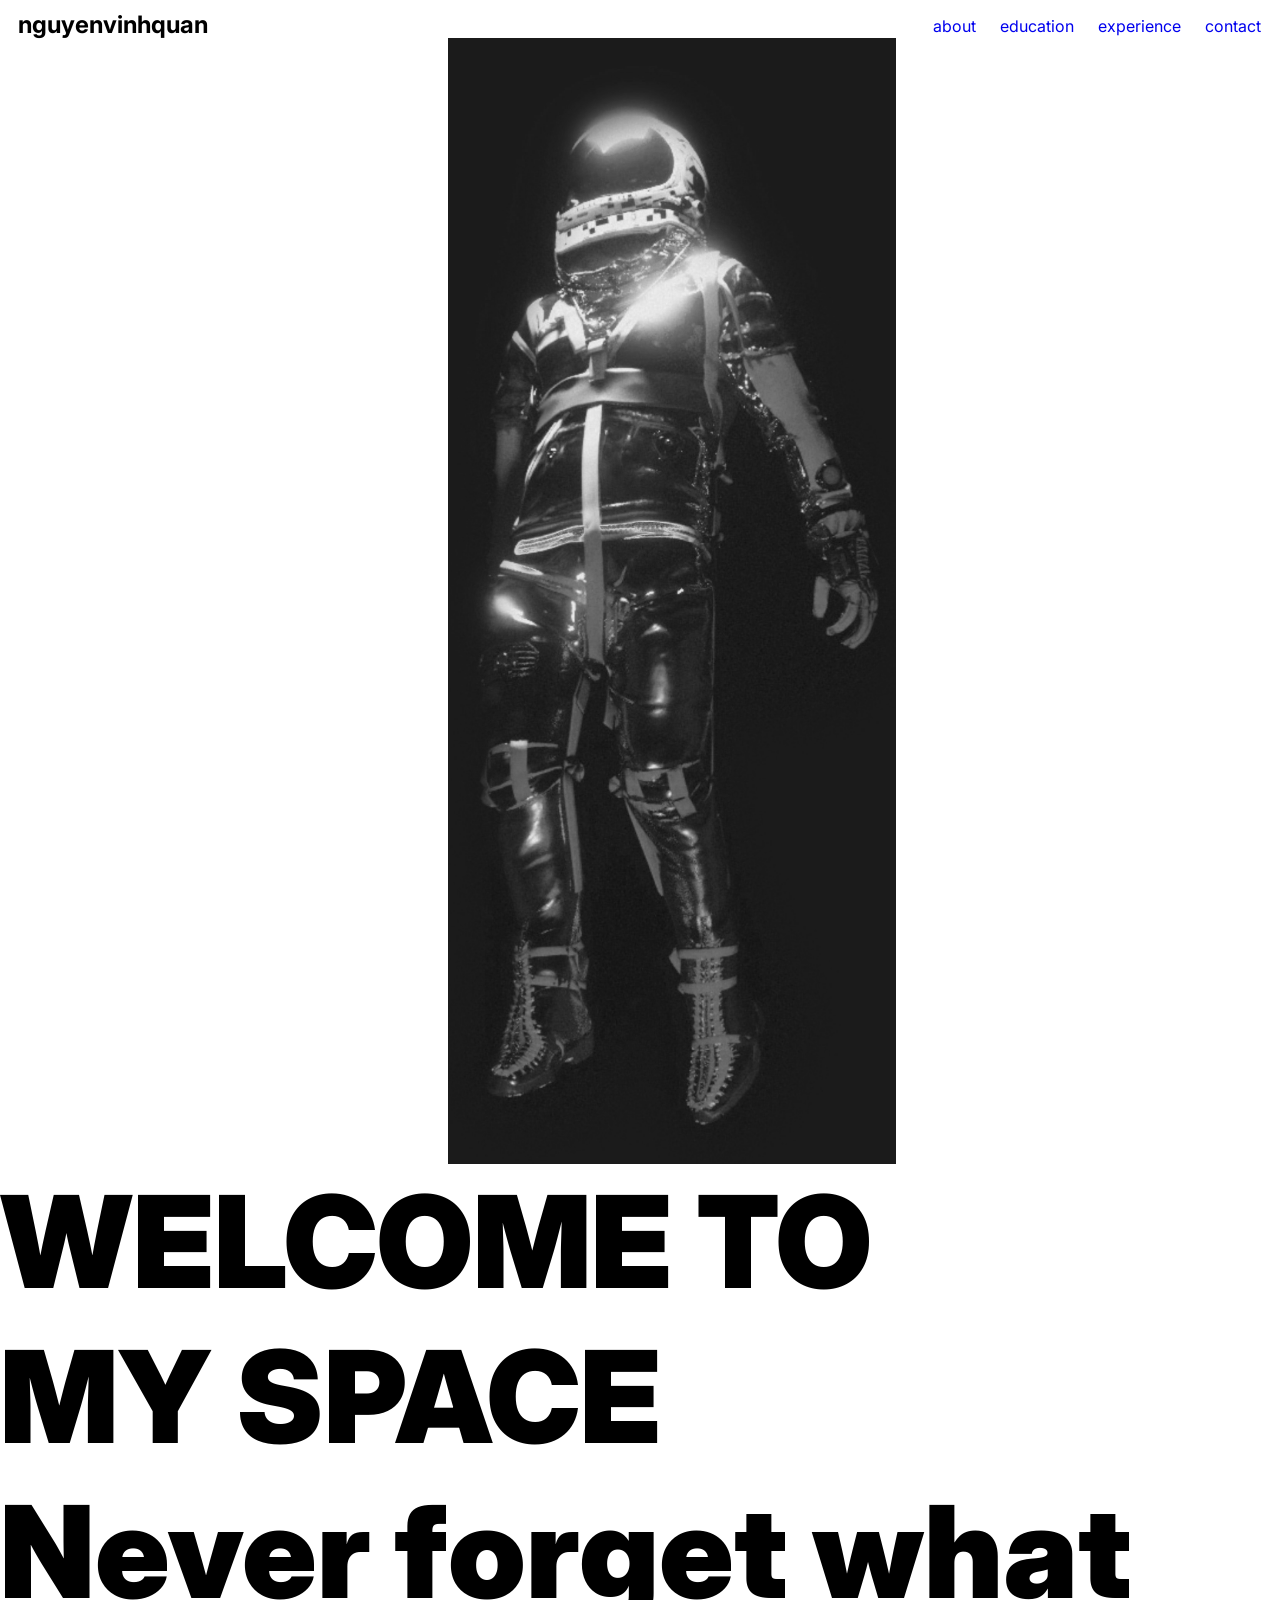
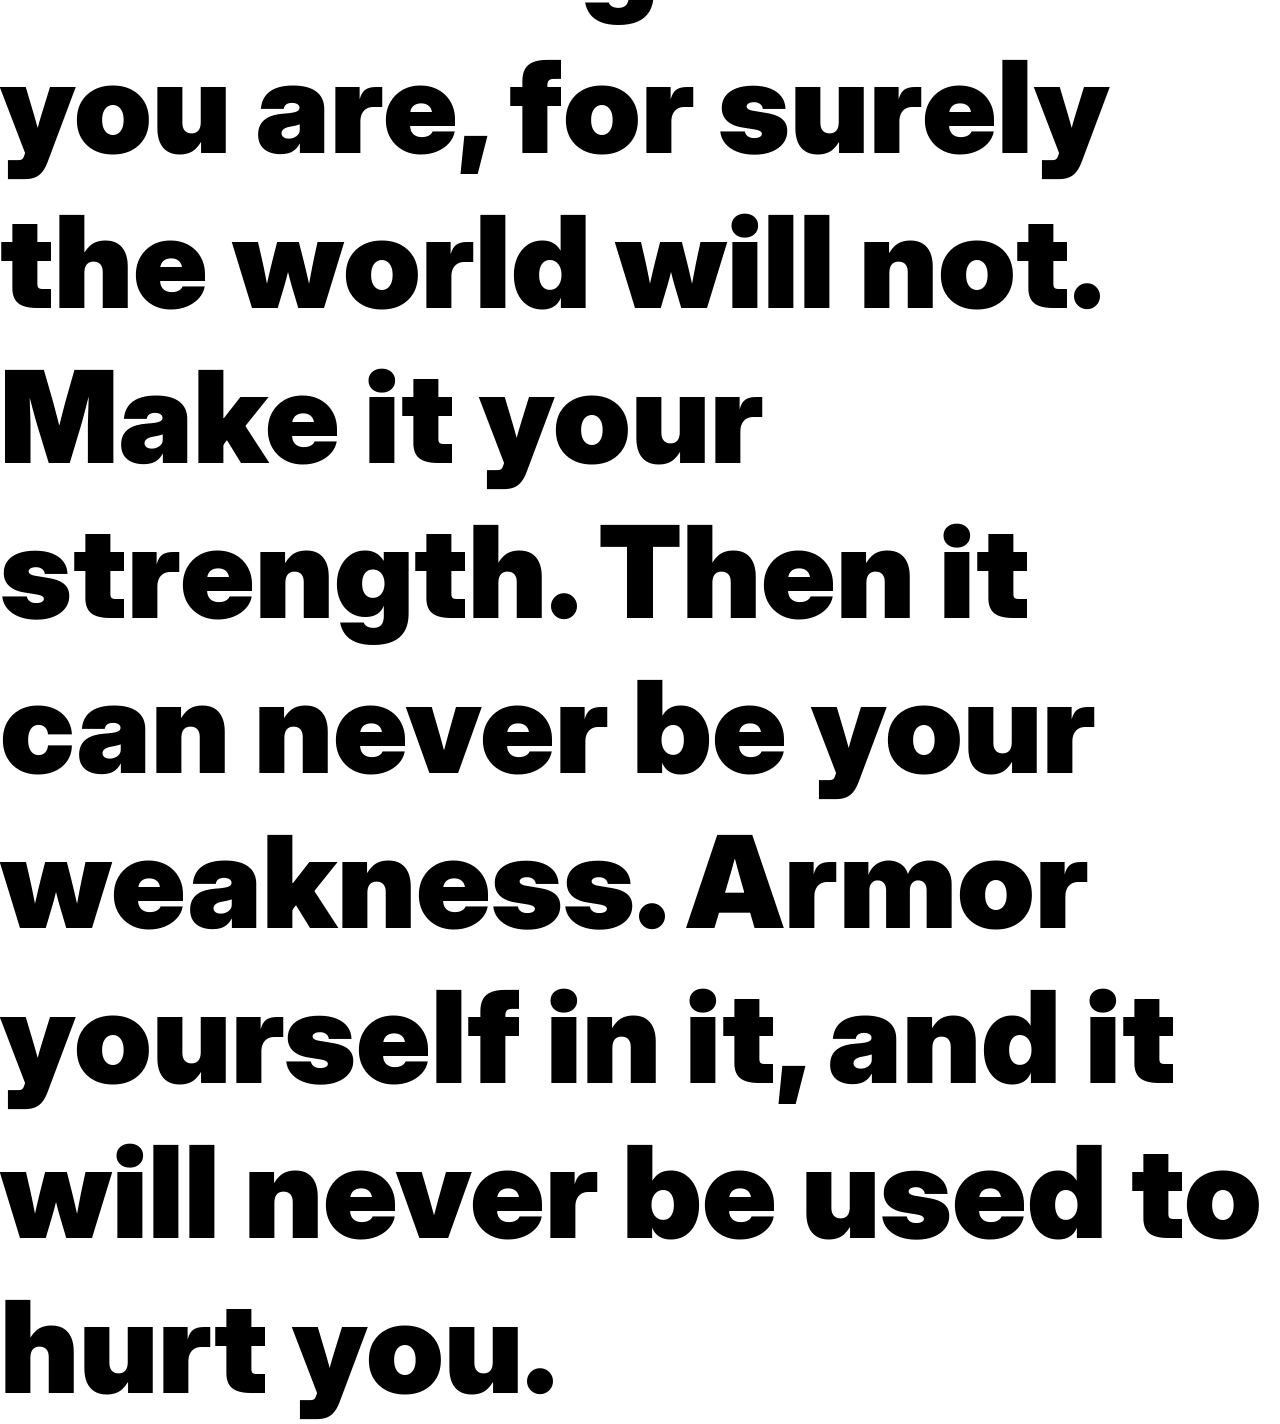
<file: index.html>
<!DOCTYPE html>
<html lang="en" dir="ltr">
  <head>
    <meta charset="utf-8">
    <title>Selfy.</title>
    <link rel="stylesheet" href="style.css">
    <link rel="preconnect" href="https://fonts.googleapis.com">
    <link rel="preconnect" href="https://fonts.gstatic.com" crossorigin>
    <link href="https://fonts.googleapis.com/css2?family=Inter:wght@700&display=swap" rel="stylesheet">
    <link href="https://fonts.googleapis.com/css2?family=Inter:wght@200&display=swap" rel="stylesheet">
    <link href="https://fonts.googleapis.com/css2?family=Inter:wght@200;900&display=swap" rel="stylesheet">
  </head>

  <body>
    <header>
      <div class="header-wrapper">
        <div class="logo">
          <h2>nguyenvinhquan</h2>
        </div>
        <div class="nav">
          <ul>
            <li><a href="#">about</a></li>
            <li><a href="#">education</a></li>
            <li><a href="#">experience</a></li>
            <li><a href="#">contact</a></li>
          </ul>
        </div>
      </div>
    </header>
    <!--end of header-->
    <div class="hero">
      <div class="banner-wrapper">
        <div class="banner-image">
          <img src="images/banner.jpg" alt="">
        </div>
        <div class="banner-text">
          <div class="banner-caption">WELCOME TO</div>
          <div class="banner-caption">MY SPACE</div>
          <div class="banner-caption">Never forget what you are, for surely the world will not. Make it your strength. Then it can never be your weakness. Armor yourself in it, and it will never be used to hurt you.</div>
        </div>
      </div>
    </div>
    <!--end of hero-->

  </body>
</html>
</file>
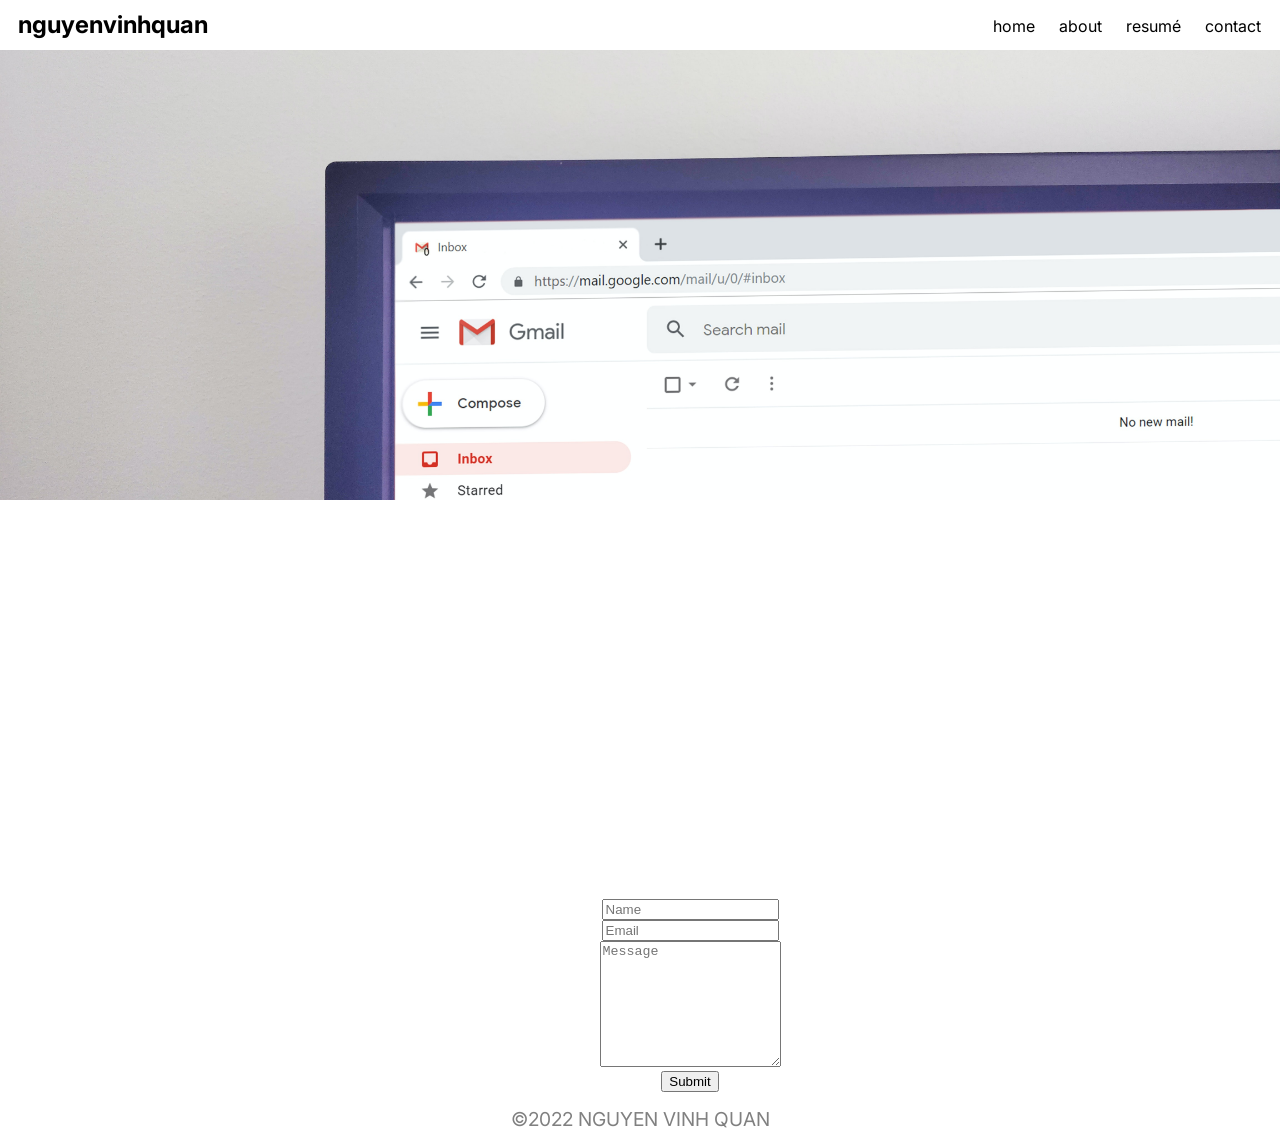
<file: contact.html>
<!DOCTYPE html>
<html lang="en" dir="ltr">
  <head>
    <meta charset="utf-8">
    <title>Selfy.</title>
    <link rel="stylesheet" href="style.css">
    <link rel="preconnect" href="https://fonts.googleapis.com">
    <link rel="preconnect" href="https://fonts.gstatic.com" crossorigin>
    <link href="https://fonts.googleapis.com/css2?family=Inter:wght@700&display=swap" rel="stylesheet">
    <link href="https://fonts.googleapis.com/css2?family=Inter:wght@200&display=swap" rel="stylesheet">
    <link href="https://fonts.googleapis.com/css2?family=Inter:wght@200;900&display=swap" rel="stylesheet">
  </head>
  <body>
    <header>
      <div class="header-wrapper">
        <div class="logo">
          <h2>nguyenvinhquan</h2>
        </div>
        <!--end of logo-->
        <div class="nav">
          <ul>
            <li><a href="home.html#"><div class="black-text">home</div></a></li>
            <li><a href="about.html#"><div class="black-text">about</div></a></li>
            <li><a href="resume.html#"><div class="black-text">resumé</div></a></li>
            <li><a href="contact.html#"><div class="black-text">contact</div></a></li>
          </ul>
        </div>
      </div>
    </header>
    <div class="subpage-banner">
      <img src="images/contact-banner.jpg" alt="">
    </div>
    <div class="contact-container">
      <div class="map">
        <iframe src="https://www.google.com/maps/embed?pb=!1m18!1m12!1m3!1d2692.6956572804993!2d106.68109885609414!3d10.762891104474834!2m3!1f0!2f0!3f0!3m2!1i1024!2i768!4f13.1!3m3!1m2!1s0x31752f1c06f4e1dd%3A0x43900f1d4539a3d!2sUniversity%20of%20Science%20-%20VNUHCM!5e0!3m2!1sen!2s!4v1642059695858!5m2!1sen!2s" width="100%" height="350" style="border:0;" allowfullscreen="" loading="lazy"></iframe>
      </div>
      <div class="contact-form">
          <form class="" action="" method="get">
            <input type="text" name="name" placeholder="Name"><br>
            <input type="email" name="email" placeholder="Email"><br>
            <textarea name="message" rows="8" placeholder="Message"></textarea><br>
            <button type="submit" name="button" class="btn-block">Submit</button>
          </form>
      </div>
    </div>
    <footer>
      <div class="footer-wrapper grey-text contact-footer">
        <div class="credit">©2022 NGUYEN VINH QUAN</div>
      </div>
    </footer>
  </body>
</html>
</file>
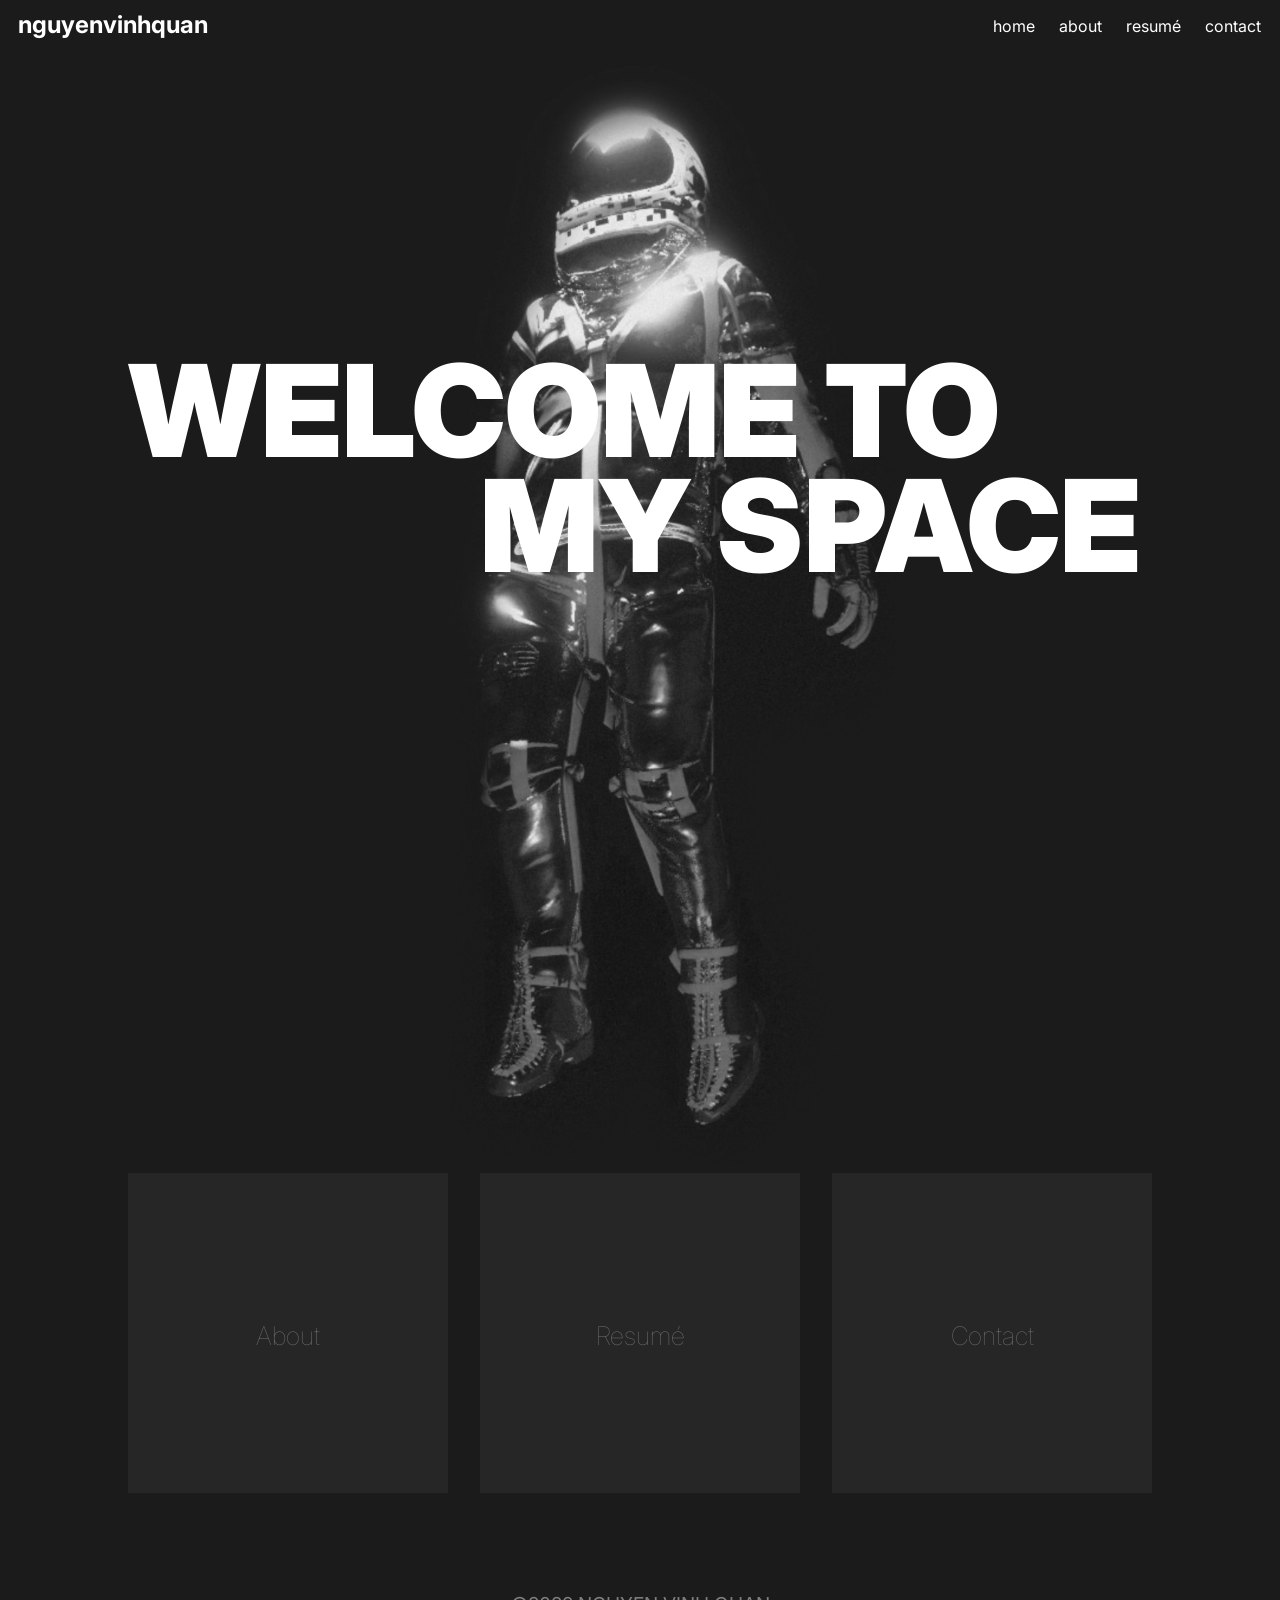
<file: home.html>
<!DOCTYPE html>
<html lang="en" dir="ltr">
  <head>
    <meta charset="utf-8">
    <title>Selfy.</title>
    <link rel="stylesheet" href="style.css">
    <link rel="preconnect" href="https://fonts.googleapis.com">
    <link rel="preconnect" href="https://fonts.gstatic.com" crossorigin>
    <link href="https://fonts.googleapis.com/css2?family=Inter:wght@700&display=swap" rel="stylesheet">
    <link href="https://fonts.googleapis.com/css2?family=Inter:wght@200&display=swap" rel="stylesheet">
    <link href="https://fonts.googleapis.com/css2?family=Inter:wght@200;900&display=swap" rel="stylesheet">
  </head>

  <body>
    <header>
      <div class="header-wrapper home-background">
        <div class="logo white-text">
          <h2>nguyenvinhquan</h2>
        </div>
        <!--end of logo-->
        <div class="nav">
          <ul>
            <li><a href="home.html#"><div class="white-text">home</div></a></li>
            <li><a href="about.html#"><div class="white-text">about</div></a></li>
            <li><a href="resume.html#"><div class="white-text">resumé</div></a></li>
            <li><a href="contact.html#"><div class="white-text">contact</div></a></li>
          </ul>
        </div>
        <!--end of nav-->
      </div>
      <!--end of header-wrapper-->
    </header>
    <!--end of header-->
    <div class="hero home-background">
      <div class="banner-wrapper white-text">
        <div class="banner-image">
          <img src="images/banner.jpg" alt="">
        </div>
        <!--end of banner-image-->
        <div class="banner-title">
          <div class="banner-title-text">WELCOME TO</div>
          <div class="banner-title-text">MY SPACE</div>
        </div>
        <!--end of banner-title-->
      </div>
      <!--end of banner-wrapper-->
    </div>
    <!--end of hero-->
    <div class="main-content-wrapper home-background">
      <div class="main-content">
        <div class="container">
          <div class="row">
              <a href="about.html#">
                <div class="main-content-block dimgrey-text">
                  <h2>About</h2>
                </div>
              </a>
              <a href="resume.html#">
                <div class="main-content-block dimgrey-text">
                  <h2>Resumé</h2>
                </div>
              </a>
              <a href="contact.html#">
                <div class="main-content-block dimgrey-text">
                  <h2>Contact</h2>
                </div>
              </a>
            </div>
            <!--end of row-->
          </div>
          <!--end of container-->
        </div>
        <!--end of main-content-->
        <div class="main-content base-layer">
          <div class="row">
            <div class="main-content-block only-image"></div>
            <div class="main-content-block only-image"></div>
            <div class="main-content-block only-image"></div>
          </div>
          <!--end of row-->
        </div>
        <!--end of main-content base-layer-->
    </div>
    <!--end of main-content-wrapper-->
    <footer>
      <div class="footer-wrapper grey-text home-background">
        <div class="credit">©2022 NGUYEN VINH QUAN</div>
      </div>
    </footer>
    <!--end of footer-->
  </body>
</html>
</file>
<file: style.css>
body {
    margin: 0;
}

.home-background {
    background-color: #1b1b1b;
}

header {
    position: absolute;
    top: 0;
    left: 0;
    width: 100%;
    z-index: 1;
}

a {
    text-decoration: none;
}

.header-wrapper {
    display: flex;
    flex-wrap: wrap;
    justify-content: space-between;
    margin: auto;
    align-items: center;
    position: relative;
    height: 50px;
}

.nav ul li {
    list-style: none;
    display: inline-block;
    margin: 10px;
}

.white-text {
    color: white;
}

.nav ul li a {
    font-family: 'Inter', sans-serif;
    user-select: none;
}

.logo h2 {
    margin-top: 6.5px;
    margin-left: 18px;
    font-family: 'Inter', sans-serif;
    user-select: none;
}

.nav ul {
    margin-top: 6px;
    margin-right: 9px;
    user-select: none;
    padding: 0;
}

.banner-image {
    display: flex;
    flex-wrap: nowrap;
}

.banner-image img {
    width: 35%;
    margin-left: 35vw;
    height: auto;
    filter: grayscale();
}

.banner-image img:hover {
  filter: none;
}

img {
  max-width: 100%;
  user-select: none;
}

.banner-wrapper {
    font-family: 'Inter', sans-serif;
    font-size: 10vw;
    font-weight: 900;
    position: relative;
    margin-top: 3vw;
}

.banner-title {
    width: 100%;
    position: absolute;
    top: 23vw;
    height: 21vw;
    user-select: none;
}

.banner-title-text:first-child {
    position: absolute;
    left: 10vw;
    transition: all 50ms;
}

.banner-title-text:last-child {
    position: absolute;
    left: 37.5vw;
    top: 9vw;
    transition: all 50ms;
}

.darkgrey-text {
    color: darkgrey;
}

.banner-title:hover .banner-title-text:first-child {
    left: 14.5vw;
    font-style: italic;
}

.banner-title:hover .banner-title-text:last-child {
    left: 23.5vw;
    font-style: italic;
}

.main-content-wrapper {
    height: 34.5vw;
}

.row {
    display: flex;
    justify-content: space-between;
}

.main-content-block {
    width: 25vw;
    height: 25vw;
    background-color: rgba(38,38,38,1);
    user-select: none;
    transition: all 750ms;
}

.dimgrey-text {
    color: dimgrey;
}

.main-content-block h2 {
    font-family: 'Inter', sans-serif;
    font-weight: 100;
    font-size: 2vw;
    text-align: center;
    position: relative;
    top: 11.5vw;
}

.main-content {
    position: absolute;
    top: 90vw;
    left: 10vw;
    width: 80%;
    z-index: 1;
}

.main-content-block:hover {
    background-color: rgba(43,43,43,0.5);
}

.main-content-block:hover .h2 {
    color: darkgrey !important;
}

.base-layer {
    z-index: 0;
    top: 91.67vw
}

.main-content-block.only-image:first-child {
    background-image: url(images/about-thumbnail.jpg);
    background-size: cover;
    filter: grayscale(1);
}

.main-content-block.only-image:nth-child(2) {
    background-image: url(images/resume-thumbnail.jpg);
    background-size: cover;
    filter: grayscale(1);
}

.main-content-block.only-image:last-child {
    background-image: url(images/contact-thumbnail.jpg);
    background-size: cover;
    filter: grayscale(1);
}

@media (max-width: 540px) {
    .logo h2 {
        font-size: 20px;
        margin-bottom: -2vw;
        margin-left: 9px;
    }

    .nav {
        width: 100%;
    }

    .nav ul {
        overflow: auto;
        margin: 0;
        padding: 0;
    }

    .nav ul li {
        font-size: 10.5px;
        margin: 2vw 0 0 8px;
    }

    .row {
        flex-direction: column;
    }

    .main-content-block.only-image:first-child {
        margin-top: 1.659vw;
    }

    .main-content-block.only-image:nth-child(2) {
        margin-top: 3.318vw;
    }

    .main-content-block.only-image:last-child {
        margin-top: 3.318vw;
    }

    .main-content-block {
        width: 50vw;
        height: 50vw;
        margin-left: 14vw;
    }

    .main-content-block h2 {
        font-size: 4vw;
        top: 23vw;
    }

    .main-content-wrapper {
        height: 165vw;
    }

    .banner-wrapper {
        margin-top: 9vw !important;
    }

    .gallery {
        grid-template-columns: repeat(2, 1fr) !important;
        grid-template-rows: repeat(12, 1fr) !important;
        height: 5000px !important;
        top: 690px !important;
    }

    .img1 {
        grid-column: 1 / 3 !important;
        grid-row: 1 / 2 !important;
    }

    .img4 {
        grid-column: 1 / 2 !important;
        grid-row: 2 / 3 !important;
    }

    .img5 {
        grid-column: 2 / 3 !important;
        grid-row: 2 / 3 !important;
    }

    .img2 {
        grid-column: 1 / 3 !important;
        grid-row: 3 / 5 !important;
    }

    .img3 {
        grid-column: 1 / 3 !important;
        grid-row: 5 / 6 !important;
    }

    .img6 {
        grid-column: 1 / 3 !important;
        grid-row: 6 / 7 !important;
    }

    .img7 {
        grid-column: 1 / 3 !important;
        grid-row: 7 / 9 !important;
    }

    .img8 {
        grid-column: 1 / 3 !important;
        grid-row: 9 / 11 !important;
    }

    .img9 {
        grid-column: 1 / 3 !important;
        grid-row: 11 / 12 !important;
    }

    .img10 {
        grid-column: 1 / 2 !important;
        grid-row: 12 / 13 !important;
    }

    .img11 {
        grid-column: 2 / 2 !important;
        grid-row: 12 / 13 !important;
    }

    .bio-container {
        top: 500px !important;
    }

    .about-footer {
        top: 5710px !important;
    }
}

@media (max-width: 400px) {
    .banner-image {
        margin: 2vw 0vw 0vw 20vw;
        width: 100%;
    }

    .banner-title {
        margin-left: -4vw;
    }

    .banner-wrapper {
        margin-top: 12vw !important;
    }
}

.grey-text {
    color: grey;
}

.footer-wrapper {
    font-family: 'Inter', sans-serif;
    text-align: center;
    font-size: 1.5vw;
    user-select: none;
    position: relative;
}

footer {
    height: 10px;
    position: absolute;
    width: 100%;
}

.credit {
    position: relative;
    top: -1vw;
}

.white-background {
    background-color: white;
}

.black-text {
    color: black;
}

.profile-wrapper {
    width: 100%;
    height: 37.5vw;
    position: relative;
    top: 50px;
    background-image: url(images/profile-cover.jpg);
    background-size: cover;
}

.bio {
    background-color: rgba(255,255,255,0.975);
    width: 320px;
    height: 195px;
}

.gallery {
    width: 92.5%;
    height: 1000px;
    position: absolute;
    display: grid;
    grid-template-columns: repeat(6, 1fr);
    grid-template-rows: repeat(4 ,1fr);
    grid-gap: 0.25vw;
    left: 3.75%;
    top: 600px;
}

.avatar {
    position: relative;
    width: 59.28px;
    height: 59.28px;
    background-image: url(images/avatar.jpg);
    background-size: contain;
    border-radius: 50%;
    top: 17.784px;
    left: -109.24px;
    filter: hue-rotate(45deg);
}

.profile {
    height: 60vw;
}

.avatar-title {
    font-family: 'Inter';
    font-weight: 500;
    position: relative;
}

.name {
    top: -39.52px;
    left: 90.944px;
    word-spacing: -5.2px;
    font-size: 23.7px;
    text-align: start;
}

.job {
    top: -39.5px;
    font-size: 19.76px;
    left: 90.944px;
    color: #855528;
    text-align: start;
}

.info {
    top: -23.7px;
    left: 2px;
    font-size: 15.8px;
    text-align: center;
    line-height: 11px;
}

.img1 {
    grid-column: 1 / 3;
    background-image: url(images/img1.jpg);
    background-size: cover;
}

.img2 {
    grid-column: 3 / 5;
    grid-row: 1 / 3;
    background-image: url(images/img2.jpg);
    background-size: cover;
}

.img3 {
    grid-column: 5 / 7;
    background-image: url(images/img3.jpg);
    background-size: cover;
}

.img4 {
    background-image: url(images/img4.jpg);
    background-size: cover;
}

.img5 {
    background-image: url(images/img5.jpg);
    background-size: cover;
}

.img6 {
    grid-column: 5 / 7;
    background-image: url(images/img6.jpg);
    background-size: cover;
}

.img7 {
    grid-column: 1 / 3;
    grid-row: 3 / 5;
    background-image: url(images/img7.jpg);
    background-size: cover;
}

.img8 {
    grid-column: 3 / 5;
    grid-row: 3 / 5;
    background-image: url(images/img8.jpg);
    background-size: cover;
}

.img9 {
    grid-column: 5 / 7;
    background-image: url(images/img9.jpg);
    background-size: cover;
}

.img10 {
    background-image: url(images/img10.jpg);
    background-size: cover;
}

.img11 {
    background-image: url(images/img11.jpg);
    background-size: cover;
}

.gallery-container {
    position: absolute;
    width: 100%;
    top: 600px;
}

.subpage-banner {
    position: absolute;
    width: 100%;
    margin-top: 50px;
}

.subpage-banner img {
    position: relative;
    width: 100%;
    height: 450px;
    object-fit: cover;
}

.resume-element-wrapper {
    position: absolute;
    width: 100%;
    font-family: 'Inter';
}

.edu {
    top: 510px;
}

.exp {
    top: 1310px;
}

.line {
    display: flex;
    flex-flow: wrap;
    margin: 10px 20px 0 20px;
    justify-content: space-around;
}

.resume-element-wrapper h2 {
    text-align: center;
    margin: 15px 0 0 0;
    font-weight: 100;
    letter-spacing: 15px;
}

.col-4 {
    flex-basis: 25%;
}

.col-4 h3 {
    margin: 0;
}

.col-4 p {
    margin: 2px 0 8px 0;
}

.col-4-img {
    width: 45vw;
    height: 300px;
}

@media (max-width: 800px) {
    .col-4-img {
        width: 80vw;
    }

    .exp {
        top: 2010px;
    }

    .resume-footer {
        top: 3500px !important;
    }
}

.about-footer {
    top: 1630px;
}

.resume-footer {
    top: 2100px;
}

.ps-image {
    background-image: url(images/primary-school.jpg);
    background-size: cover;
}

.ms-image {
    background-image: url(images/middle-school.jpg);
    background-size: cover;
}

.hs-image {
    background-image: url(images/high-school.jpg);
    background-size: cover;
}

.u-image {
    background-image: url(images/university.jpg);
    background-size: cover;
}

.pts-image {
    background-image: url(images/photoshop.jpg);
    background-size: cover;
}

.ai-image {
    background-image: url(images/illustrator.jpg);
    background-size: cover;
}

.premiere-image {
    background-image: url(images/premiere.jpg);
    background-size: cover;
}

.programming-image {
    background-image: url(images/programming.jpg);
    background-size: cover;
}

.bio-container {
    position: absolute;
    width: 100%;
    top: 400px;
    text-align: -webkit-center;
}

.contact-container {
    position: absolute;
    top: 500px;
    width: 100%;
    height: 600px;
    text-align: -webkit-center;
}

.map {
    position: relative;
    width: 95vw;
    top: 25px;
}

.contact-form {
    position: relative;
    top: 45px;
    left: 50px;
    width: 30%;
}

.contact-footer {
    top: 1120px;
}
</file>
